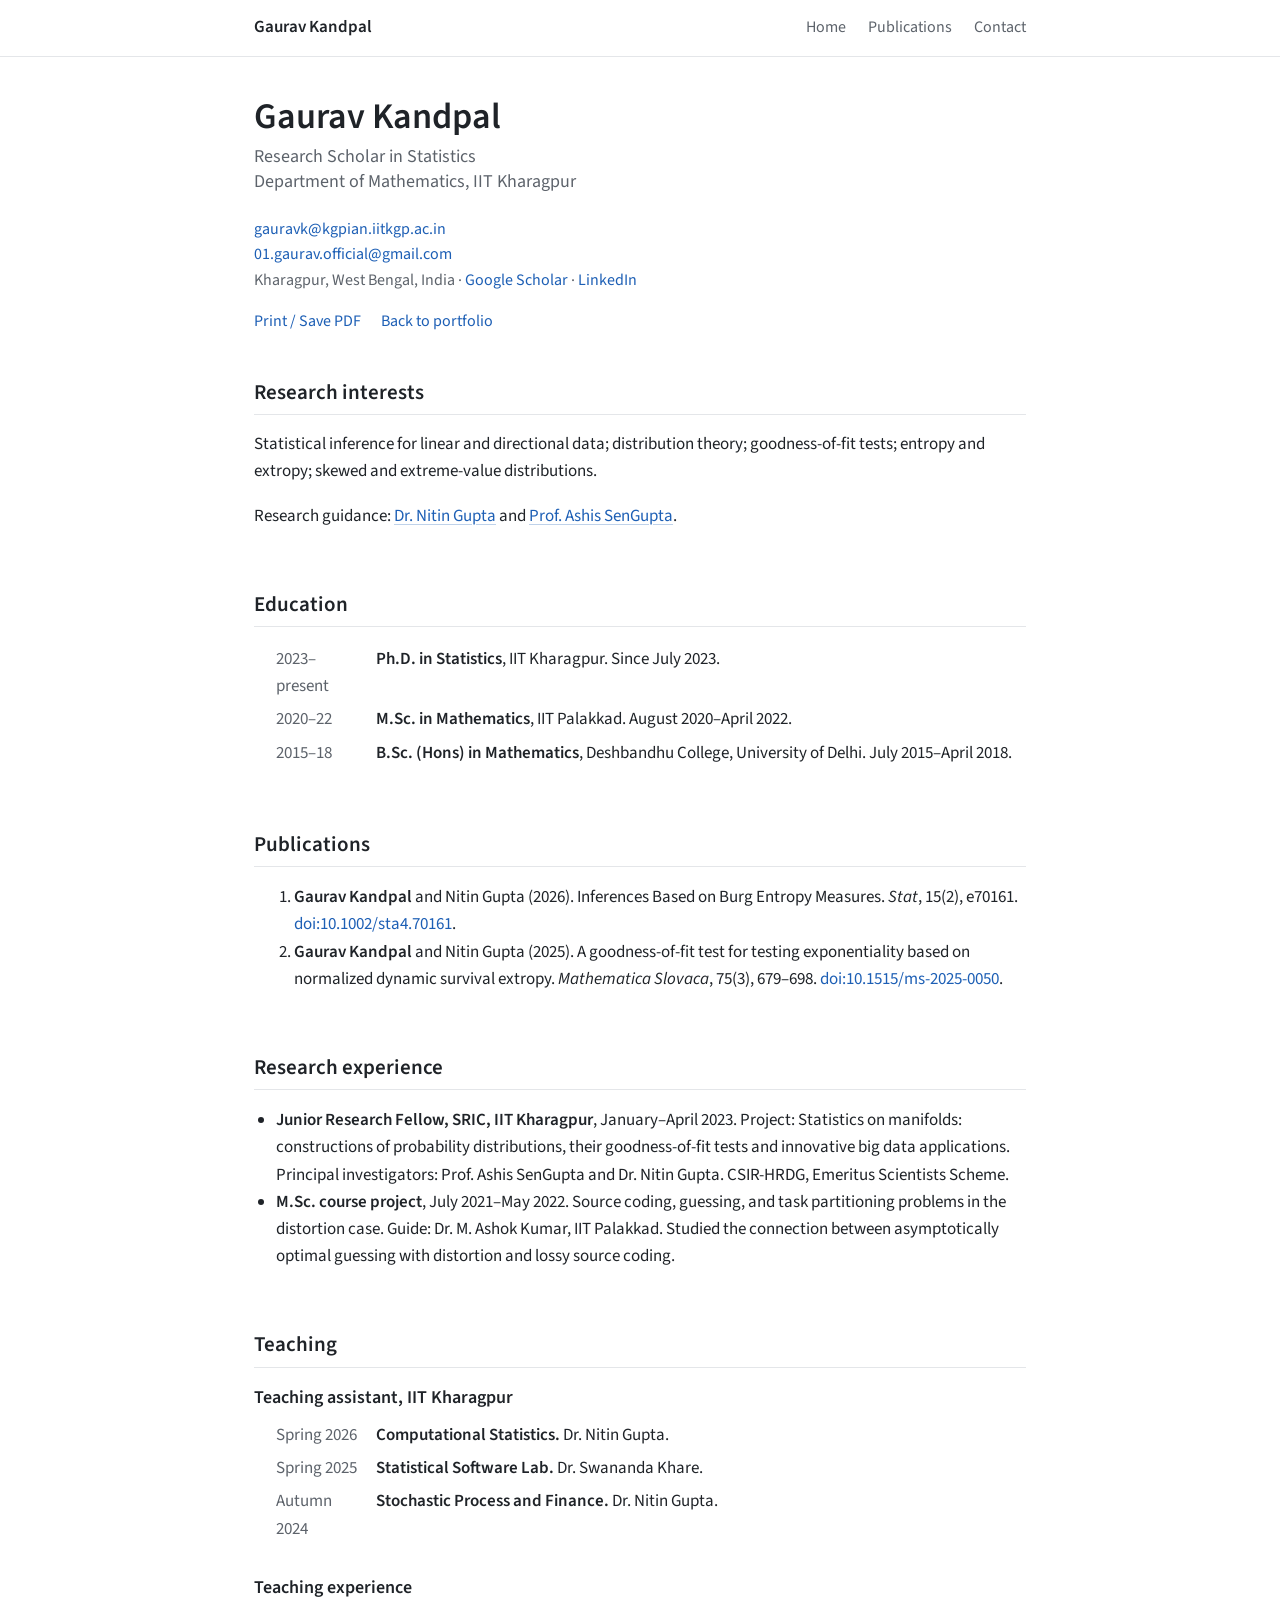
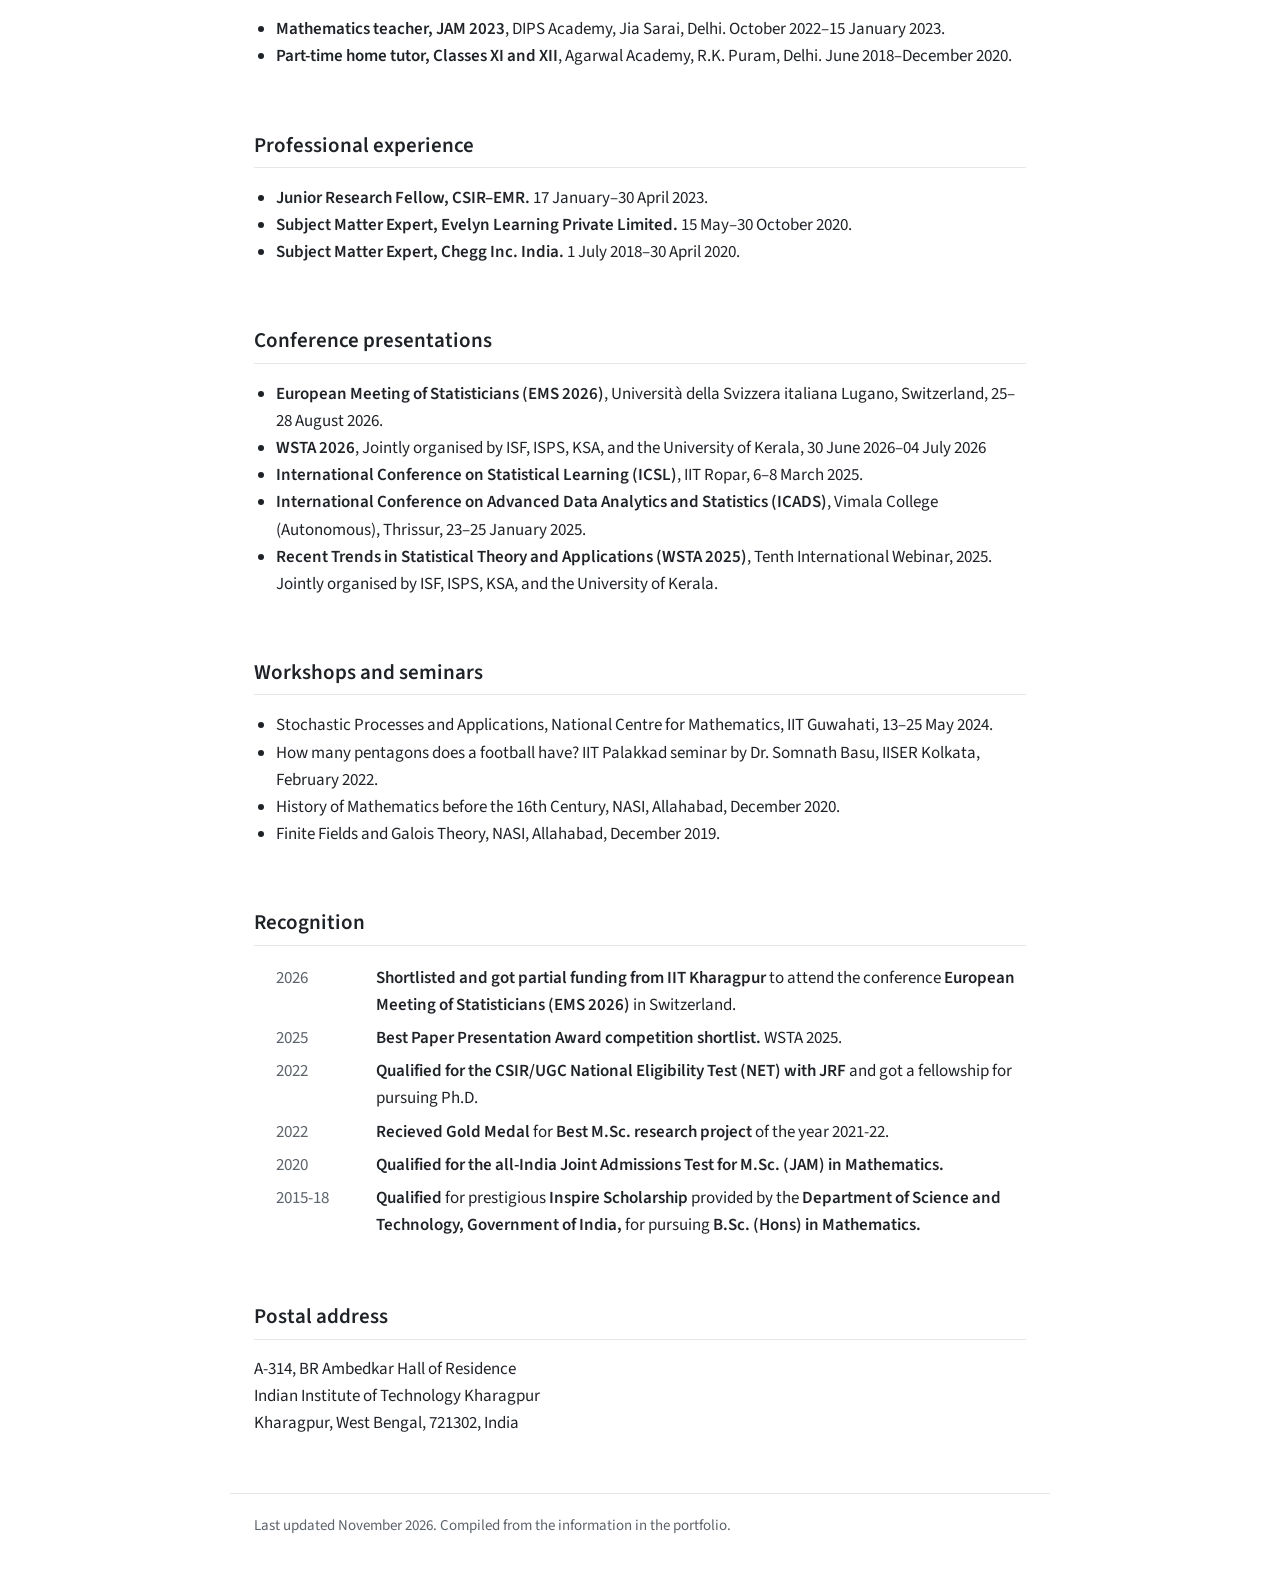
<file: cv.html>
<!doctype html>
<html lang="en"><head><meta charset="utf-8"><meta name="viewport" content="width=device-width, initial-scale=1"><title>Gaurav Kandpal | Curriculum Vitae</title><meta name="description" content="Curriculum vitae of Gaurav Kandpal, Research Scholar in Statistics, IIT Kharagpur."><link rel="icon" href="assets/favicon.svg" type="image/svg+xml"><link rel="stylesheet" href="style.css"><script src="app.js" defer></script></head>
<body><header class="top"><div class="wrap top-inner"><a class="top-name" href="index.html#about">Gaurav Kandpal</a><nav class="top-nav" aria-label="CV navigation"><a href="index.html#about">Home</a><a href="index.html#publications">Publications</a><a href="index.html#contact">Contact</a></nav></div></header>
<main class="wrap cv-main"><h1>Gaurav Kandpal</h1><p class="role">Research Scholar in Statistics<span>Department of Mathematics, IIT Kharagpur</span></p><p class="cv-contact"><a href="mailto:gauravk@kgpian.iitkgp.ac.in">gauravk@kgpian.iitkgp.ac.in</a><br><a href="mailto:01.gaurav.official@gmail.com">01.gaurav.official@gmail.com</a><br>Kharagpur, West Bengal, India &middot; <a href="https://scholar.google.com/citations?user=chG6Z4gAAAAJ&amp;hl=en&amp;oi=ao">Google Scholar</a> &middot; <a href="https://www.linkedin.com/in/gauravk0228/">LinkedIn</a></p><div class="cv-actions"><button type="button" data-print>Print / Save PDF</button><a href="index.html#about">Back to portfolio</a></div>
<section><h2>Research interests</h2><p>Statistical inference for linear and directional data; distribution theory; goodness-of-fit tests; entropy and extropy; skewed and extreme-value distributions.</p><p>Research guidance: <a href="https://www.iitkgp.ac.in/department/MA/faculty/ma-nitin.gupta">Dr. Nitin Gupta</a> and <a href="https://faculty.ucr.edu/~ashis/">Prof. Ashis SenGupta</a>.</p></section>
<section><h2>Education</h2><ul class="dated"><li><span class="when">2023&ndash;present</span><p><b>Ph.D. in Statistics</b>, IIT Kharagpur. Since July 2023.</p></li><li><span class="when">2020&ndash;22</span><p><b>M.Sc. in Mathematics</b>, IIT Palakkad. August 2020&ndash;April 2022.</p></li><li><span class="when">2015&ndash;18</span><p><b>B.Sc. (Hons) in Mathematics</b>, Deshbandhu College, University of Delhi. July 2015&ndash;April 2018.</p></li></ul></section>
<section><h2>Publications</h2><ol><li><b>Gaurav Kandpal</b> and Nitin Gupta (2026). Inferences Based on Burg Entropy Measures. <i>Stat</i>, 15(2), e70161. <a href="https://doi.org/10.1002/sta4.70161">doi:10.1002/sta4.70161</a>.</li><li><b>Gaurav Kandpal</b> and Nitin Gupta (2025). A goodness-of-fit test for testing exponentiality based on normalized dynamic survival extropy. <i>Mathematica Slovaca</i>, 75(3), 679&ndash;698. <a href="https://doi.org/10.1515/ms-2025-0050">doi:10.1515/ms-2025-0050</a>.</li></ol></section>
<section><h2>Research experience</h2><ul><li><b>Junior Research Fellow, SRIC, IIT Kharagpur</b>, January&ndash;April 2023. Project: Statistics on manifolds: constructions of probability distributions, their goodness-of-fit tests and innovative big data applications. Principal investigators: Prof. Ashis SenGupta and Dr. Nitin Gupta. CSIR-HRDG, Emeritus Scientists Scheme.</li><li><b>M.Sc. course project</b>, July 2021&ndash;May 2022. Source coding, guessing, and task partitioning problems in the distortion case. Guide: Dr. M. Ashok Kumar, IIT Palakkad. Studied the connection between asymptotically optimal guessing with distortion and lossy source coding.</li></ul></section>
<section><h2>Teaching</h2><h3>Teaching assistant, IIT Kharagpur</h3><ul class="dated"><li><span class="when">Spring 2026</span><p><b>Computational Statistics.</b> Dr. Nitin Gupta.</p></li><li><span class="when">Spring 2025</span><p><b>Statistical Software Lab.</b> Dr. Swananda Khare.</p></li><li><span class="when">Autumn 2024</span><p><b>Stochastic Process and Finance.</b> Dr. Nitin Gupta.</p></li></ul><h3>Teaching experience</h3><ul><li><b>Mathematics teacher, JAM 2023</b>, DIPS Academy, Jia Sarai, Delhi. October 2022&ndash;15 January 2023.</li><li><b>Part-time home tutor, Classes XI and XII</b>, Agarwal Academy, R.K. Puram, Delhi. June 2018&ndash;December 2020.</li></ul></section>
<section><h2>Professional experience</h2><ul><li><b>Junior Research Fellow, CSIR&ndash;EMR.</b> 17 January&ndash;30 April 2023.</li><li><b>Subject Matter Expert, Evelyn Learning Private Limited.</b> 15 May&ndash;30 October 2020.</li><li><b>Subject Matter Expert, Chegg Inc. India.</b> 1 July 2018&ndash;30 April 2020.</li></ul></section>
<section><h2>Conference presentations</h2><ul><li><b>European Meeting of Statisticians (EMS 2026)</b>, Università della Svizzera italiana Lugano, Switzerland, 25&ndash;28 August 2026.</li><li><b>WSTA 2026</b>, Jointly organised by ISF, ISPS, KSA, and the University of Kerala, 30 June 2026&ndash;04 July 2026</li><li><b>International Conference on Statistical Learning (ICSL)</b>, IIT Ropar, 6&ndash;8 March 2025.</li><li><b>International Conference on Advanced Data Analytics and Statistics (ICADS)</b>, Vimala College (Autonomous), Thrissur, 23&ndash;25 January 2025.</li><li><b>Recent Trends in Statistical Theory and Applications (WSTA 2025)</b>, Tenth International Webinar, 2025. Jointly organised by ISF, ISPS, KSA, and the University of Kerala.</li></ul></section>
<section><h2>Workshops and seminars</h2><ul><li>Stochastic Processes and Applications, National Centre for Mathematics, IIT Guwahati, 13&ndash;25 May 2024.</li><li>How many pentagons does a football have? IIT Palakkad seminar by Dr. Somnath Basu, IISER Kolkata, February 2022.</li><li>History of Mathematics before the 16th Century, NASI, Allahabad, December 2020.</li><li>Finite Fields and Galois Theory, NASI, Allahabad, December 2019.</li></ul></section>
<section id="awards"><h2>Recognition</h2><ul class="dated"><li><span class="when">2026</span><p><b>Shortlisted and got partial funding from IIT Kharagpur</b> to attend the conference <b>European Meeting of Statisticians (EMS 2026)</b> in Switzerland.</p></li><li><span class="when">2025</span><p><b>Best Paper Presentation Award competition shortlist.</b> WSTA 2025.</p></li><li><span class="when">2022</span><p><b>Qualified for the CSIR/UGC National Eligibility Test (NET) with JRF</b> and got a fellowship for pursuing Ph.D.</p></li><li><span class="when">2022</span><p><b>Recieved Gold Medal</b> for <b>Best M.Sc. research project</b> of the year 2021-22.</p></li><li><span class="when">2020</span><p><b>Qualified for the all-India Joint Admissions Test for M.Sc. (JAM) in Mathematics.</b></p></li><li><span class="when">2015-18</span><p><b>Qualified</b> for prestigious <b>Inspire Scholarship</b> provided by the <b>Department of Science and Technology, Government of India,</b> for pursuing <b>B.Sc. (Hons) in Mathematics.</b></p></li></ul></section><section><h2>Postal address</h2><address>A-314, BR Ambedkar Hall of Residence<br>Indian Institute of Technology Kharagpur<br>Kharagpur, West Bengal, 721302, India</address></section>
</main><footer class="wrap foot"><p>Last updated November 2026. Compiled from the information in the portfolio.</p></footer></body></html>
</file>
<file: style.css>
@font-face {
  font-family:"Source Sans 3";
  src:url("assets/SourceSans3-Roman.woff2") format("woff2");
  font-style:normal;
  font-weight:200 900;
  font-display:swap
}
@font-face {
  font-family:"Source Sans 3";
  src:url("assets/SourceSans3-Italic.woff2") format("woff2");
  font-style:italic;
  font-weight:200 900;
  font-display:swap
}
@font-face {
  font-family:Noto Devanagari;
  src:url("assets/noto-devanagari-0.ttf");
  font-display:swap
}
:root {
  --ink:#1f2328;
  --muted:#5d636b;
  --rule:#e4e6e9;
  --link:#1d5fb5;
  --hover:#0f3f80;
  --blue:#2f6fca;
  --red:#d24f38;
  --violet:#6f56c4;
  --green:#2e9467;
  --gutter:24px;
  color-scheme:light
}
* {
  box-sizing:border-box
}
html {
  scroll-behavior:smooth;
  scroll-padding-top:72px;
  text-size-adjust:100%;
  -webkit-text-size-adjust:100%
}
body {
  margin:0;
  background:#fff;
  color:var(--ink);
  font:17px/1.6 "Source Sans 3","Source Sans Pro",-apple-system,"Segoe UI",Arial,sans-serif;
  -webkit-font-smoothing:antialiased;
  text-rendering:optimizeLegibility;
  letter-spacing:0
}
p {
  margin:0 0 1em
}
b,strong {
  font-weight:600
}
a {
  color:var(--link);
  text-decoration:none
}
a:hover {
  color:var(--hover);
  text-decoration:underline;
  text-underline-offset:.18em
}
button {
  font:inherit;
  cursor:pointer
}
a:focus-visible,button:focus-visible,summary:focus-visible {
  outline:2px solid var(--link);
  outline-offset:3px
}
img {
  display:block;
  max-width:100%;
  height:auto
}
svg {
  max-width:100%
}
address {
  font-style:normal
}
.wrap {
  max-width:820px;
  margin:0 auto;
  padding:0 var(--gutter)
}
.icon {
  width:22px;
  height:22px;
  fill:none;
  stroke:currentColor;
  stroke-width:1.8;
  stroke-linecap:round;
  stroke-linejoin:round;
  flex:none
}
.symbol-library {
  position:absolute;
  width:0;
  height:0;
  overflow:hidden
}
.skip {
  position:absolute;
  top:-80px;
  left:12px;
  z-index:30;
  background:var(--ink);
  color:#fff;
  padding:8px 12px
}
.skip:focus {
  top:12px
}
.intro-body>p:not(.links) a,section>p a,.dated a,.projects a,.news-item a {
  text-decoration:underline;
  text-decoration-color:#1d5fb548;
  text-underline-offset:.18em;
  text-decoration-thickness:1px
}
.top {
  position:sticky;
  top:0;
  z-index:10;
  border-bottom:1px solid var(--rule);
  background:#fffffff7
}
.top-inner {
  height:56px;
  display:flex;
  align-items:center;
  justify-content:space-between;
  gap:24px
}
.top-name {
  font-size:17px;
  font-weight:600;
  color:var(--ink);
  white-space:nowrap
}
.top-name:hover {
  color:var(--ink);
  text-decoration:none
}
.top-nav {
  display:flex;
  gap:22px;
  font-size:16px
}
.top-nav a {
  color:var(--muted);
  white-space:nowrap
}
.top-nav a:hover {
  color:var(--ink)
}
.intro {
  display:grid;
  grid-template-columns:minmax(0,1fr) clamp(270px,36vw,310px);
  gap:40px;
  align-items:start;
  padding:52px 0 8px
}
.intro h1 {
  margin:0;
  font-size:36px;
  line-height:1.15;
  font-weight:600;
  letter-spacing:0
}
.role {
  font-size:18px;
  line-height:1.4;
  margin:6px 0 22px;
  color:var(--muted)
}
.role span {
  display:block
}
.intro-side {
  display:flex;
  flex-direction:column;
  align-items:center;
  gap:24px;
  padding-top:4px;
  min-width:0
}
.portrait {
  border-radius:50%
}
.portrait img {
  width:220px;
  height:220px;
  border-radius:50%;
  object-fit:cover;
  object-position:center 34%
}
.glance {
  font-size:16px;
  color:var(--muted)
}
.links {
  display:flex;
  flex-wrap:wrap;
  gap:4px 20px;
  font-weight:500;
  margin:22px 0 0
}
.field-map {
  margin:20px 0 18px
}
.field-grid {
  display:grid;
  grid-template-columns:minmax(0,1fr) 18px minmax(0,1fr) 18px minmax(0,1fr);
  align-items:stretch
}
.field {
  border:1px solid var(--rule);
  border-top:3px solid;
  border-radius:8px;
  padding:10px 11px 11px;
  min-width:0
}
.field-blue {
  border-top-color:var(--blue)
}
.field-red {
  border-top-color:var(--red)
}
.field-violet {
  border-top-color:var(--violet)
}
.field .icon {
  display:block;
  margin-bottom:6px
}
.field-blue .icon {
  color:var(--blue)
}
.field-red .icon {
  color:var(--red)
}
.field-violet .icon {
  color:var(--violet)
}
.field b {
  display:block;
  font-size:15.5px;
  line-height:1.25
}
.field span {
  display:block;
  font-size:14.5px;
  line-height:1.35;
  color:var(--muted);
  margin-top:3px
}
.multiply {
  align-self:center;
  justify-self:center;
  font-size:17px;
  font-weight:600;
  color:var(--muted)
}
.field-flow {
  display:flex;
  align-items:center;
  flex-wrap:wrap;
  gap:8px;
  margin:12px 0 0
}
.flow-arrow {
  width:20px;
  height:12px;
  color:#9aa1ab
}
.pill {
  background:#edf2fa;
  border-radius:99px;
  padding:1px 10px;
  font-size:14.5px;
  font-weight:600;
  white-space:nowrap
}
.pill:hover {
  background:#e1eaf7;
  text-decoration:none
}
.pill-gold {
  background:#fff7d6;
  box-shadow:inset 0 0 0 1px #f1e2a8
}
.pill-gold:hover {
  background:#fdefc2
}
.story {
  width:100%;
  margin:0
}
.story-screen {
  position:relative;
  background:#f5f7fa;
  border-radius:14px;
  overflow:hidden;
  box-shadow:inset 0 0 0 1px var(--rule);
  aspect-ratio:4/5
}
.story-stage {
  position:absolute;
  inset:0
}
.story-slide {
  position:absolute;
  inset:0;
  opacity:0;
  visibility:hidden;
  transition:opacity .35s ease
}
.story-slide.active {
  opacity:1;
  visibility:visible
}
.story-slide svg {
  width:100%;
  height:100%;
  font-family:inherit
}
.story-slide text {
  fill:#1f2328
}
.story-slide .kicker {
  font-size:15px;
  font-weight:700;
  fill:var(--blue)
}
.story-slide .headline {
  font-size:23px;
  font-weight:700
}
.story-slide .subline {
  font-size:16px;
  font-weight:600;
  fill:var(--muted)
}
.story-slide .label {
  font-size:16px;
  font-weight:600
}
.story-slide .big {
  font-size:34px;
  font-weight:700
}
.story-slide .caption {
  font-size:15px;
  fill:var(--muted)
}
.story-progress {
  position:absolute;
  bottom:6px;
  left:12px;
  right:12px;
  display:flex;
  gap:4px
}
.story-progress button {
  border:0;
  background:none;
  padding:8px 0;
  flex:1;
  min-width:0
}
.story-progress span {
  display:block;
  height:4px;
  border-radius:2px;
  background:#d6dbe1;
  overflow:hidden
}
.story-progress i {
  display:block;
  width:0;
  height:100%;
  background:#2b2f36
}
.story-progress button.complete i {
  width:100%
}
.story-progress button[aria-current="step"] i {
  animation:scene-progress 5s linear forwards
}
.story.paused .story-progress i {
  animation-play-state:paused
}
.story-caption {
  display:flex;
  align-items:center;
  gap:10px;
  font-size:15px;
  color:var(--muted);
  margin-top:10px
}
.story-toggle {
  display:grid;
  place-items:center;
  border:1px solid var(--rule);
  border-radius:50%;
  background:#fff;
  width:34px;
  height:34px;
  padding:0;
  color:var(--ink);
  flex:none
}
.story-toggle:hover {
  border-color:#b9c0c8
}
.story-toggle .icon {
  width:14px;
  height:14px
}
.story-slide.active .draw {
  stroke-dasharray:1;
  animation:trace 1.3s ease both
}
.story-slide.active .pop {
  transform-box:fill-box;
  transform-origin:center;
  animation:appear .7s ease both
}
.story-slide.active .float {
  animation:float 2.2s ease-in-out infinite
}
.story.paused .story-slide * {
  animation-play-state:paused
}
main>section:not(.intro) {
  padding-top:44px
}
main>section+section {
  margin-top:12px
}
h2 {
  font-size:23px;
  line-height:1.3;
  font-weight:600;
  margin:0 0 16px;
  border-bottom:1px solid var(--rule);
  padding-bottom:8px
}
h3 {
  font-size:18px;
  line-height:1.3;
  font-weight:600;
  margin:30px 0 10px
}
h2+h3 {
  margin-top:18px
}
.aside {
  font-size:16px;
  color:var(--muted)
}
.lede {
  font-size:18px
}
.dated {
  list-style:none;
  padding:0;
  margin:0 0 1em
}
.dated li {
  display:grid;
  grid-template-columns:5.25rem minmax(0,1fr);
  gap:16px;
  padding:3px 0
}
.when {
  color:var(--muted);
  font-variant-numeric:tabular-nums;
  white-space:nowrap
}
.dated p {
  margin:0
}
.projects {
  padding-left:1.2em;
  margin:0 0 1em
}
.projects li {
  margin-bottom:.6em
}
.projects li::marker {
  color:var(--muted)
}
.news-year {
  display:grid;
  grid-template-columns:58px minmax(0,1fr);
  gap:14px
}
.news-year>h3 {
  position:sticky;
  top:72px;
  align-self:start;
  font-size:19px;
  font-weight:700;
  font-variant-numeric:tabular-nums;
  margin:0;
  padding-top:9px
}
.news-list {
  list-style:none;
  margin:0;
  padding:0
}
.news-item {
  --c:var(--blue);
  --tag-bg:#e7effa;
  --tag-fg:#1b4f93;
  position:relative;
  display:grid;
  grid-template-columns:86px minmax(0,1fr);
  gap:14px;
  padding:7px 10px 7px 30px;
  margin-right:-10px;
  border-radius:6px;
  line-height:1.5;
  transition:background-color .2s
}
.news-item:before {
  content:"";
  position:absolute;
  left:7px;
  top:0;
  bottom:0;
  width:2px;
  background:var(--rule)
}
.news-meta:before {
  content:"";
  position:absolute;
  left:3px;
  top:15px;
  width:10px;
  height:10px;
  border-radius:50%;
  background:var(--c);
  box-shadow:0 0 0 3px #fff;
  z-index:1
}
.news-year:first-child .news-item:first-child:before {
  top:18px
}
.news-year:last-child .news-item:last-child:before {
  height:18px
}
.news-year:not(:last-child) .news-item:last-child {
  padding-bottom:17px
}
.news-item:hover {
  background:#f7f8fa
}
.news-year:first-child .news-item:first-child:after {
  content:"";
  position:absolute;
  left:3px;
  top:15px;
  width:10px;
  height:10px;
  border-radius:50%;
  border:2px solid var(--c);
  animation:ping 2.4s ease-out infinite
}
.career-news {
  --c:#2b2f36;
  --tag-bg:#2b2f36;
  --tag-fg:#fff
}
.talk-news {
  --c:var(--violet);
  --tag-bg:#eeeafa;
  --tag-fg:#4f36a3
}
.award-news {
  --c:#d4a21a;
  --tag-bg:#fbefc9;
  --tag-fg:#6b4a00
}
.news-meta {
  display:flex;
  flex-direction:column;
  align-items:flex-start;
  gap:1px;
  padding-top:2px
}
.news-tag {
  display:inline-flex;
  align-items:center;
  gap:5px;
  font-size:13px;
  font-weight:600;
  line-height:22px;
  border-radius:99px;
  background:var(--tag-bg);
  color:var(--tag-fg);
  padding:0 9px 0 7px;
  white-space:nowrap
}
.news-tag .icon {
  width:13px;
  height:13px
}
.news-date {
  padding-left:8px;
  font-size:14px;
  color:var(--muted)
}
.news-item p {
  margin:0
}
.research-map {
  margin:24px 0 30px
}
.research-map-grid {
  display:grid;
  grid-template-columns:repeat(3,minmax(0,1fr));
  border:1px solid var(--rule);
  border-radius:8px;
  overflow:hidden
}
.research-column {
  position:relative;
  border-top:3px solid;
  padding:16px 18px 12px;
  min-width:0
}
.green {
  border-color:var(--green)
}
.violet {
  border-color:var(--violet)
}
.blue {
  border-color:var(--blue)
}
.research-column+.research-column {
  border-left:1px solid var(--rule)
}
.research-column+.research-column:before {
  content:"";
  position:absolute;
  left:-8px;
  top:21px;
  width:14px;
  height:14px;
  border-top:1px solid #b3bac3;
  border-right:1px solid #b3bac3;
  background:#fff;
  transform:rotate(45deg)
}
.research-column>p {
  display:flex;
  align-items:center;
  gap:9px;
  font-weight:600;
  margin:0 0 8px
}
.green .icon {
  color:var(--green)
}
.violet .icon {
  color:var(--violet)
}
.blue .icon {
  color:var(--blue)
}
.research-column ul {
  font-size:15.5px;
  line-height:1.45;
  padding-left:1.05em;
  margin:0
}
.research-column li {
  margin-bottom:5px
}
.research-column li::marker {
  color:#9aa1ab
}
.research-base {
  grid-column:1/-1;
  background:#f7f8fa;
  border-top:1px solid var(--rule);
  padding:10px 18px;
  font-size:15.5px;
  color:var(--muted);
  margin:0
}
.research-map figcaption {
  font-size:15px;
  color:var(--muted);
  margin-top:8px
}
.research-base b,.research-map figcaption b {
  color:var(--ink)
}
.research-row {
  display:grid;
  grid-template-columns:220px minmax(0,1fr);
  gap:24px;
  align-items:start;
  margin:0 0 28px
}
.research-row h3 {
  margin:0 0 6px
}
.research-row p {
  margin:0
}
.figure-frame {
  width:100%;
  aspect-ratio:8/5;
  border:1px solid var(--rule);
  border-radius:6px;
  background:#fff;
  box-shadow:0 1px 2px #1f23280d;
  overflow:hidden;
  transition:transform .25s,box-shadow .25s
}
.figure-frame svg {
  display:block;
  width:100%;
  height:100%;
  font-family:inherit
}
.figure-frame text {
  fill:#2b2f36;
  font-size:19px;
  font-weight:600
}
.figure-frame .small {
  font-size:16px;
  font-weight:500;
  fill:var(--muted)
}
.figure-frame .line {
  fill:none;
  stroke-linecap:round;
  stroke-linejoin:round
}
.motion-card:hover .figure-frame {
  transform:translateY(-2px);
  box-shadow:0 10px 22px -14px #1f232866
}
.motion-ready .motion-card:not(.entered) .trace {
  stroke-dashoffset:1
}
.trace {
  stroke-dasharray:1;
  stroke-dashoffset:0;
  transition:stroke-dashoffset 1.3s cubic-bezier(.3,.7,.2,1)
}
.motion-card:hover .pulse {
  transform-box:fill-box;
  transform-origin:center;
  animation:pulse 1.6s ease-in-out infinite
}
.motion-ready .motion-card:not(.entered) .reveal {
  opacity:0;
  transform:translateY(10px)
}
.reveal {
  transition:opacity .6s,transform .9s;
  transition-delay:var(--delay,0s)
}
.publications {
  padding:0;
  margin:0;
  list-style:none
}
.publication {
  display:grid;
  grid-template-columns:220px minmax(0,1fr);
  gap:24px;
  align-items:start;
  line-height:1.5;
  border-radius:6px;
  margin:0 -14px 4px;
  padding:14px
}
.publication:target {
  background:#f2f6fc
}
.publication>div {
  min-width:0
}
.publication-title {
  display:block;
  font-weight:600;
  line-height:1.4
}
.authors,.venue {
  display:block
}
.venue {
  color:var(--muted)
}
.venue i {
  color:var(--ink)
}
.badge {
  display:inline-block;
  padding:0 7px;
  margin-right:6px;
  background:#e7effa;
  color:#1b4f93;
  font-size:13.5px;
  line-height:1.6;
  border-radius:4px;
  font-weight:600;
  vertical-align:1px;
  white-space:nowrap
}
.publication-note {
  margin:6px 0 0
}
.publication-links {
  display:flex;
  flex-wrap:wrap;
  gap:0 16px;
  margin-top:4px;
  font-size:16px;
  font-weight:500
}
.publication-links button {
  appearance:none;
  border:0;
  padding:0;
  background:none;
  color:var(--link);
  font:inherit
}
.publication-links button:hover {
  color:var(--hover);
  text-decoration:underline
}
.bib {
  padding:12px 14px;
  margin:10px 0 2px;
  max-width:100%;
  overflow:auto;
  background:#f6f7f8;
  border:1px solid var(--rule);
  border-radius:6px;
  font:13px/1.55 ui-monospace,Consolas,monospace;
  white-space:pre
}
.resources-grid {
  display:grid;
  grid-template-columns:repeat(2,minmax(0,1fr));
  gap:20px;
  margin-top:6px
}
.resource {
  display:flex;
  flex-direction:column;
  overflow:hidden;
  border:1px solid var(--rule);
  border-radius:12px;
  transition:transform .25s,box-shadow .25s,border-color .25s
}
.resource:hover,.resource:focus-within {
  transform:translateY(-3px);
  border-color:#d3d8de;
  box-shadow:0 14px 30px -18px #1f232859
}
.resource-figure {
  aspect-ratio:8/5;
  background:#f5f7fa;
  border-bottom:1px solid var(--rule);
  overflow:hidden
}
.resource-figure svg {
  display:block;
  width:100%;
  height:100%;
  font-family:inherit
}
.resource-body {
  display:flex;
  flex-direction:column;
  flex:1;
  padding:14px 18px 16px
}
.resource-sub {
  font-size:14.5px;
  color:var(--muted);
  margin:0
}
.resource h3 {
  font-size:19px;
  line-height:1.3;
  margin:1px 0 6px;
  display:flex;
  flex-wrap:wrap;
  gap:4px 10px;
  align-items:center
}
.resource h3 a {
  color:var(--ink)
}
.resource h3 a:hover {
  color:var(--link);
  text-decoration:none
}
.resource-label {
  font-size:12.5px;
  font-weight:600;
  line-height:1.7;
  padding:0 8px;
  border-radius:99px;
  background:#e5f3ec;
  color:#1d6644;
  display:inline-flex;
  align-items:center;
  gap:6px
}
.resource-label:before {
  content:"";
  width:7px;
  height:7px;
  border-radius:50%;
  background:var(--green);
  animation:live-dot 2s ease-out infinite
}
.resource-body>p:not(.resource-sub) {
  font-size:15.5px;
  line-height:1.5;
  margin:0 0 10px
}
.tags {
  display:flex;
  flex-wrap:wrap;
  gap:6px;
  list-style:none;
  padding:0;
  margin:0 0 14px
}
.tags li {
  font-size:13px;
  font-weight:600;
  background:#eff1f3;
  color:#4c525a;
  border-radius:4px;
  padding:1px 8px
}
.resource-link {
  display:inline-flex;
  align-items:center;
  gap:5px;
  font-size:15.5px;
  font-weight:600;
  margin-top:auto
}
.resource-link .icon {
  width:13px;
  height:13px;
  transition:transform .2s
}
.resource-link:hover .icon {
  transform:translate(2px,-2px)
}
.template-help {
  margin-top:20px
}
summary {
  color:var(--link);
  cursor:pointer
}
details>summary:hover {
  text-decoration:underline
}
details>ol {
  padding-left:24px;
  margin-top:12px
}
.gallery {
  display:grid;
  grid-template-columns:repeat(2,minmax(0,1fr));
  gap:20px;
  margin:14px 0 20px
}
.gallery>a {
  font-size:15px;
  line-height:1.5
}
.gallery img {
  width:100%;
  aspect-ratio:8/5;
  object-fit:cover;
  border:1px solid var(--rule);
  border-radius:6px;
  transition:transform .25s,box-shadow .25s
}
.gallery a:hover img {
  transform:translateY(-2px);
  box-shadow:0 10px 22px -14px #1f232866
}
.gallery span {
  display:block;
  margin-top:6px;
  color:var(--muted)
}
.certificate-grid img {
  object-fit:contain;
  background:#f7f8fa
}
.certificates {
  margin:8px 0
}
blockquote {
  margin:0 0 16px;
  padding-left:18px;
  border-left:3px solid var(--rule)
}
blockquote [lang="sa"] {
  font-family:"Noto Devanagari",serif;
  font-size:17px;
  line-height:1.9
}
blockquote cite {
  font-size:15px;
  color:var(--muted);
  font-style:normal
}
.foot {
  margin-top:56px;
  padding-top:20px;
  padding-bottom:40px;
  border-top:1px solid var(--rule);
  font-size:15px;
  color:var(--muted)
}
.foot p {
  margin:0
}
dialog {
  border:1px solid var(--rule);
  border-radius:8px;
  padding:16px;
  max-width:min(94vw,1100px);
  max-height:94vh;
  background:white;
  color:var(--ink)
}
dialog::backdrop {
  background:#1f2328bf
}
dialog img {
  max-height:75vh;
  object-fit:contain;
  margin:0 auto
}
dialog p {
  margin:12px 32px 0 0;
  font-size:16px
}
.dialog-close {
  position:absolute;
  right:10px;
  top:10px;
  border:1px solid var(--rule);
  background:#fff;
  width:36px;
  height:36px;
  border-radius:50%;
  font-size:28px;
  line-height:1
}
.cv-main {
  padding-top:38px
}
.cv-main h1 {
  font-size:36px;
  line-height:1.2;
  font-weight:600;
  margin:0 0 6px
}
.cv-main section {
  padding-top:24px
}
.cv-main h2 {
  font-size:21px
}
.cv-main ul {
  padding-left:22px
}
.cv-actions {
  display:flex;
  gap:20px;
  font-size:16px;
  margin-top:16px
}
.cv-actions button {
  border:0;
  background:none;
  color:var(--link);
  padding:0
}
.cv-contact {
  color:var(--muted);
  font-size:16px
}
@keyframes scene-progress {
  to {
    width:100%
  }
}
@keyframes trace {
  from {
    stroke-dashoffset:1
  }
  to {
    stroke-dashoffset:0
  }
}
@keyframes appear {
  from {
    opacity:0;
    transform:scale(.7)
  }
  to {
    opacity:1;
    transform:scale(1)
  }
}
@keyframes float {
  50% {
    transform:translateY(-5px)
  }
}
@keyframes pulse {
  50% {
    transform:scale(1.14)
  }
}
@keyframes ping {
  0% {
    opacity:.8;
    transform:scale(1)
  }
  80%,100% {
    opacity:0;
    transform:scale(2.6)
  }
}
@keyframes live-dot {
  from {
    box-shadow:0 0 0 0 #2e94678c
  }
  to {
    box-shadow:0 0 0 7px #2e946700
  }
}
.story-slide.active .trace {
  animation:trace 1.3s ease both
}
.story-slide .small {
  fill:var(--muted)
}
.story.paused .story-slide.active .trace {
  animation:none;
  stroke-dashoffset:0
}
.story.paused .story-slide.active .pop {
  animation:none;
  opacity:1;
  transform:none
}
.dated .when {
  white-space:normal;
  overflow-wrap:anywhere
}
@media(max-width:800px) {
  .top-name {
    display:none
  }
  .top-inner {
    justify-content:center
  }
  .top-nav {
    gap:18px
  }
}
@media(max-width:720px) {
  html {
    scroll-padding-top:12px
  }
  .top {
    position:relative
  }
  .intro {
    grid-template-columns:92px minmax(0,1fr);
    grid-template-areas:"photo head" "body body" "story story";
    gap:18px 16px;
    align-items:center;
    padding-top:26px
  }
  .intro-text,.intro-side {
    display:contents
  }
  .intro-head {
    grid-area:head
  }
  .intro-body {
    grid-area:body;
    min-width:0
  }
  .portrait {
    grid-area:photo
  }
  .portrait img {
    width:92px;
    height:92px
  }
  .intro h1 {
    font-size:28px
  }
  .role {
    font-size:16px;
    margin:4px 0 0;
    line-height:1.4
  }
  .story {
    grid-area:story;
    justify-self:center;
    max-width:440px;
    margin-top:6px
  }
  .news-year>h3 {
    top:12px
  }
}
@media(max-width:640px) {
  .research-map-grid {
    grid-template-columns:1fr
  }
  .research-column+.research-column {
    border-left:0
  }
  .research-column+.research-column:before {
    left:calc(50% - 7px);
    top:-10px;
    transform:rotate(135deg)
  }
  .research-row,.publication {
    grid-template-columns:1fr;
    gap:12px
  }
  .figure-frame {
    max-width:400px
  }
  .resources-grid {
    grid-template-columns:1fr;
    gap:16px
  }
}
@media(max-width:540px) {
  :root {
    --gutter:18px
  }
  body {
    font-size:16.5px
  }
  .top-nav {
    gap:16px;
    font-size:15px
  }
  .top-nav .optional {
    display:none
  }
  .dated li {
    grid-template-columns:1fr;
    gap:0;
    padding:5px 0
  }
  .when {
    font-size:14.5px
  }
  .news-year {
    display:block
  }
  .news-year>h3 {
    position:relative;
    font-size:18px;
    padding:10px 0 4px 30px;
    top:auto
  }
  .news-year>h3:before {
    content:"";
    position:absolute;
    left:7px;
    top:0;
    bottom:0;
    width:2px;
    background:var(--rule)
  }
  .news-year>h3:after {
    content:"";
    position:absolute;
    left:1px;
    top:calc(50% - 4px);
    width:14px;
    height:14px;
    border:2px solid #9aa1ab;
    border-radius:50%;
    background:white
  }
  .news-year:first-child>h3:before {
    top:50%
  }
  .news-item {
    grid-template-columns:1fr;
    gap:3px
  }
  .news-year:first-child .news-item:first-child:before {
    top:0
  }
  .news-meta {
    flex-direction:row;
    align-items:center;
    gap:8px
  }
  .news-date {
    padding-left:0
  }
  .field-grid {
    grid-template-columns:1fr
  }
  .field {
    display:grid;
    grid-template-columns:26px minmax(0,1fr);
    gap:0 12px;
    align-items:center;
    padding:9px 12px
  }
  .field .icon {
    grid-row:span 2;
    margin:0
  }
  .field span {
    margin-top:1px
  }
  .multiply {
    padding:3px 0;
    font-size:15px;
    line-height:1
  }
  .publication {
    margin-left:-10px;
    margin-right:-10px;
    padding-left:10px;
    padding-right:10px
  }
  .gallery {
    gap:14px
  }
  .cv-main h1 {
    font-size:30px
  }
}
@media(max-width:360px) {
  .top-nav {
    gap:12px
  }
  .gallery {
    grid-template-columns:1fr
  }
}
@media(prefers-reduced-motion:reduce) {
  html {
    scroll-behavior:auto
  }
  *,*:before,*:after {
    animation:none!important;
    transition:none!important
  }
  .story-progress button[aria-current="step"] i {
    width:100%
  }
  .motion-ready .motion-card:not(.entered) .trace {
    stroke-dashoffset:0
  }
  .motion-ready .motion-card:not(.entered) .reveal {
    opacity:1;
    transform:none
  }
  .resource:hover,.motion-card:hover .figure-frame,.gallery a:hover img {
    transform:none
  }
}
@media print {
  .top,.skip,.story,.publication-links,.bib,.foot,.cv-actions,dialog {
    display:none!important
  }
  body {
    font-size:11pt
  }
  .wrap {
    max-width:none;
    padding:0
  }
  .intro {
    display:block;
    padding-top:0
  }
  .portrait {
    display:none
  }
  .figure-frame,.research-map {
    display:none
  }
  .research-row,.publication {
    display:block
  }
  .publication {
    break-inside:avoid
  }
  a {
    color:inherit
  }
  .cv-main {
    padding-top:0
  }
  .cv-main section {
    padding-top:14px
  }
  h2,h3 {
    break-after:avoid
  }
}
</file>
